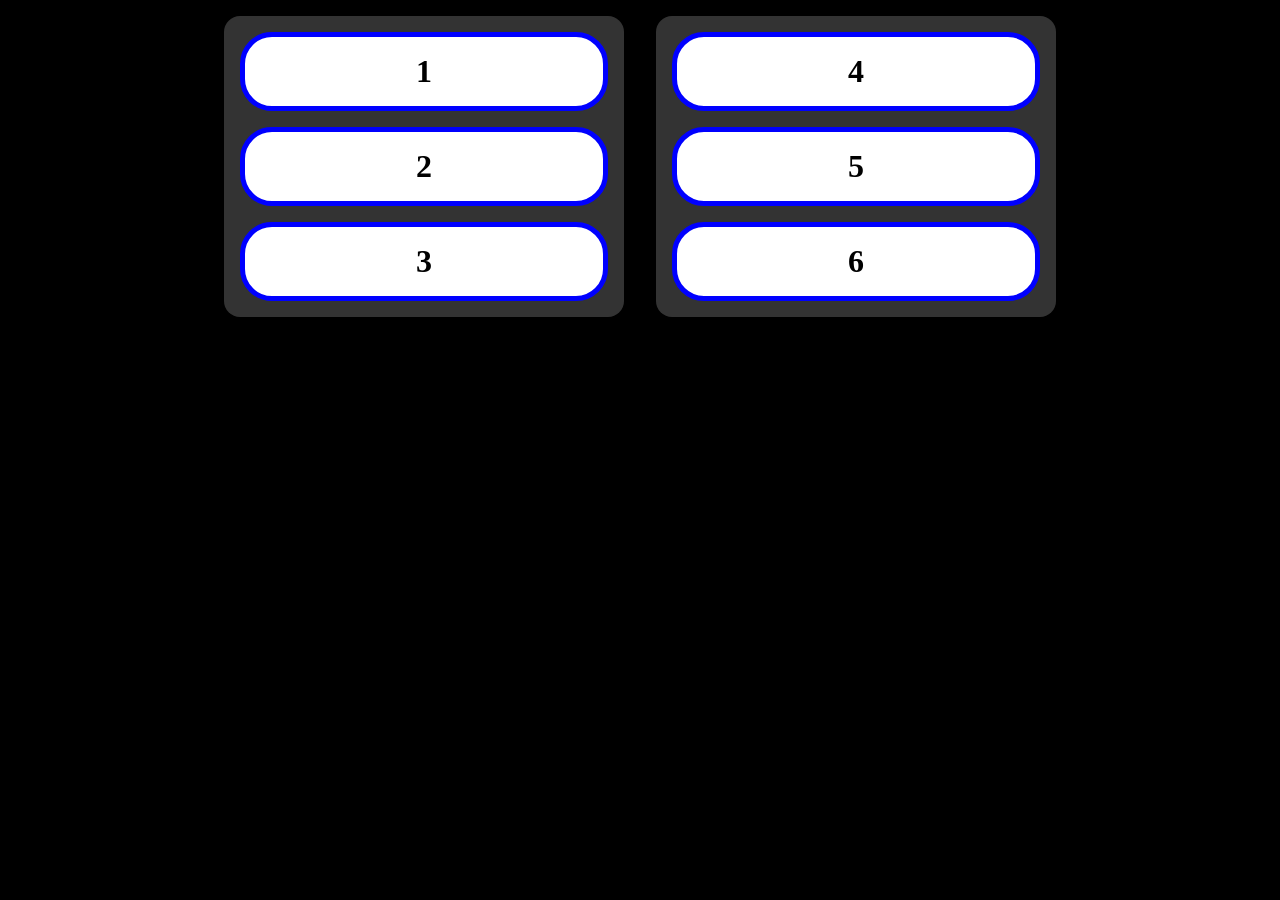
<file: drag-and-drop/index.html>
<!DOCTYPE html>
<html lang="en">
  <head>
    <meta charset="UTF-8" />
    <meta
      name="viewport"
      content="width=device-width, initial-scale=1.0"
    />
    <title>Document</title>
    <link
      rel="stylesheet"
      href="styles.css"
    />
    <script
      src="script.js"
      defer
    ></script>
  </head>
  <body>
    <div class="container">
      <h1
        class="draggable"
        draggable="true"
      >
        1
      </h1>
      <h1
        class="draggable"
        draggable="true"
      >
        2
      </h1>
      <h1
        class="draggable"
        draggable="true"
      >
        3
      </h1>
    </div>
    <div class="container">
      <h1
        class="draggable"
        draggable="true"
      >
        4
      </h1>
      <h1
        class="draggable"
        draggable="true"
      >
        5
      </h1>
      <h1
        class="draggable"
        draggable="true"
      >
        6
      </h1>
    </div>
  </body>
</html>
</file>
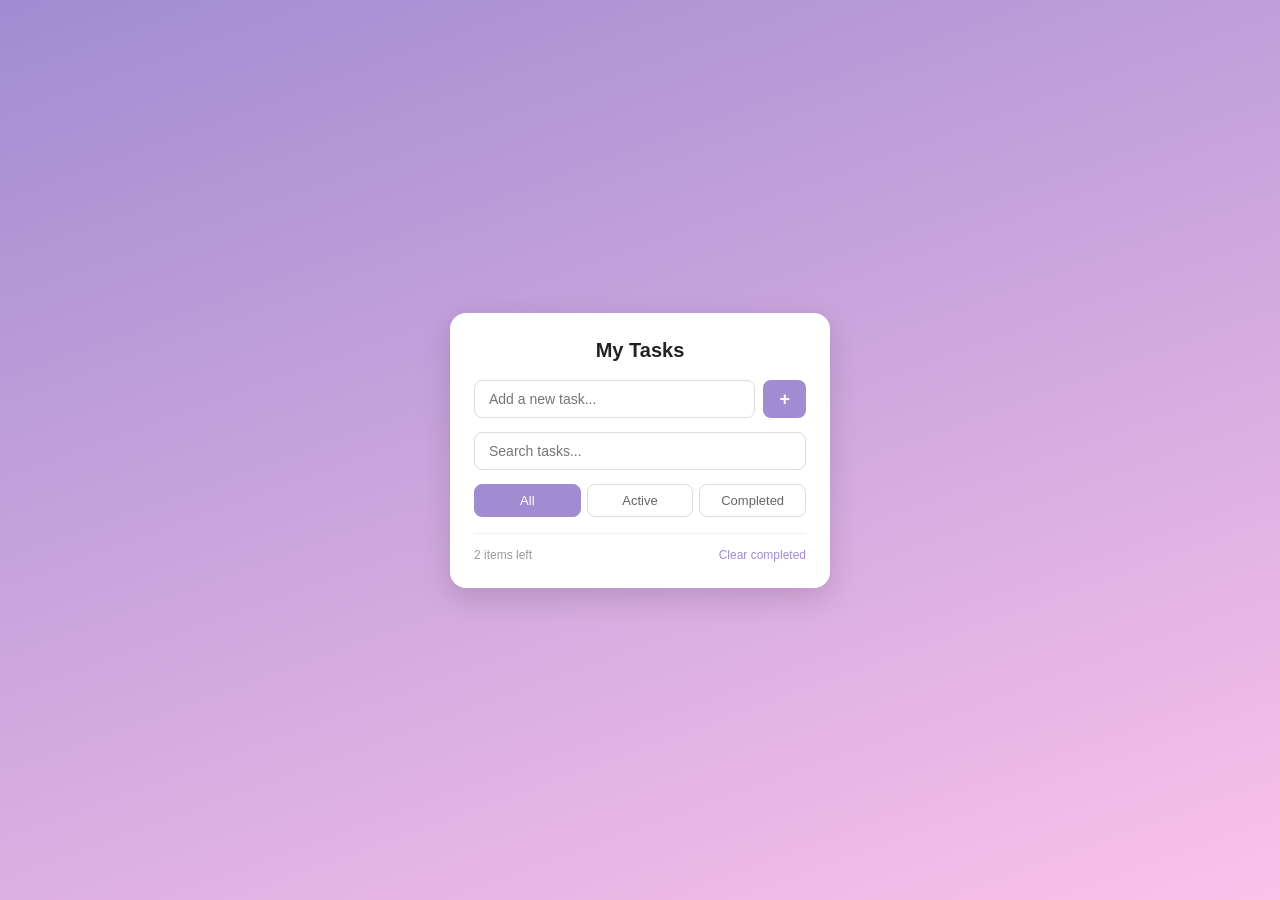
<file: persistent-todo-list/index.html>
<!DOCTYPE html>
<html lang="en">
  <head>
    <meta charset="UTF-8" />
    <meta
      name="viewport"
      content="width=device-width, initial-scale=1.0"
    />
    <title>Todo App</title>
    <link
      rel="stylesheet"
      href="styles.css"
    />
    <script
      src="script.js"
      defer
    ></script>
  </head>
  <body>
    <div class="card">
      <h1>My Tasks</h1>

      <!-- add task -->
      <form id="todo-form">
        <input
          type="text"
          id="todo-input"
          placeholder="Add a new task..."
          autocomplete="off"
        />
        <button
          type="submit"
          id="add-btn"
        >
          +
        </button>
      </form>

      <!-- search -->
      <input
        type="text"
        id="search-input"
        placeholder="Search tasks..."
      />

      <!-- filters -->
      <div
        class="filters"
        id="filters"
      >
        <button
          class="filter-btn"
          data-filter="all"
          data-active="true"
        >
          All
        </button>
        <button
          class="filter-btn"
          data-filter="active"
          data-active="false"
        >
          Active
        </button>
        <button
          class="filter-btn"
          data-filter="completed"
          data-active="false"
        >
          Completed
        </button>
      </div>

      <!-- task list, items below are static examples -->
      <ul class="todo-list"></ul>

      <!-- shown when search/filter returns nothing -->
      <p id="empty-state">No tasks found.</p>

      <!-- footer -->
      <div id="footer">
        <span id="items-left">2 items left</span>
        <button id="clear-completed">Clear completed</button>
      </div>
    </div>
  </body>
</html>
</file>
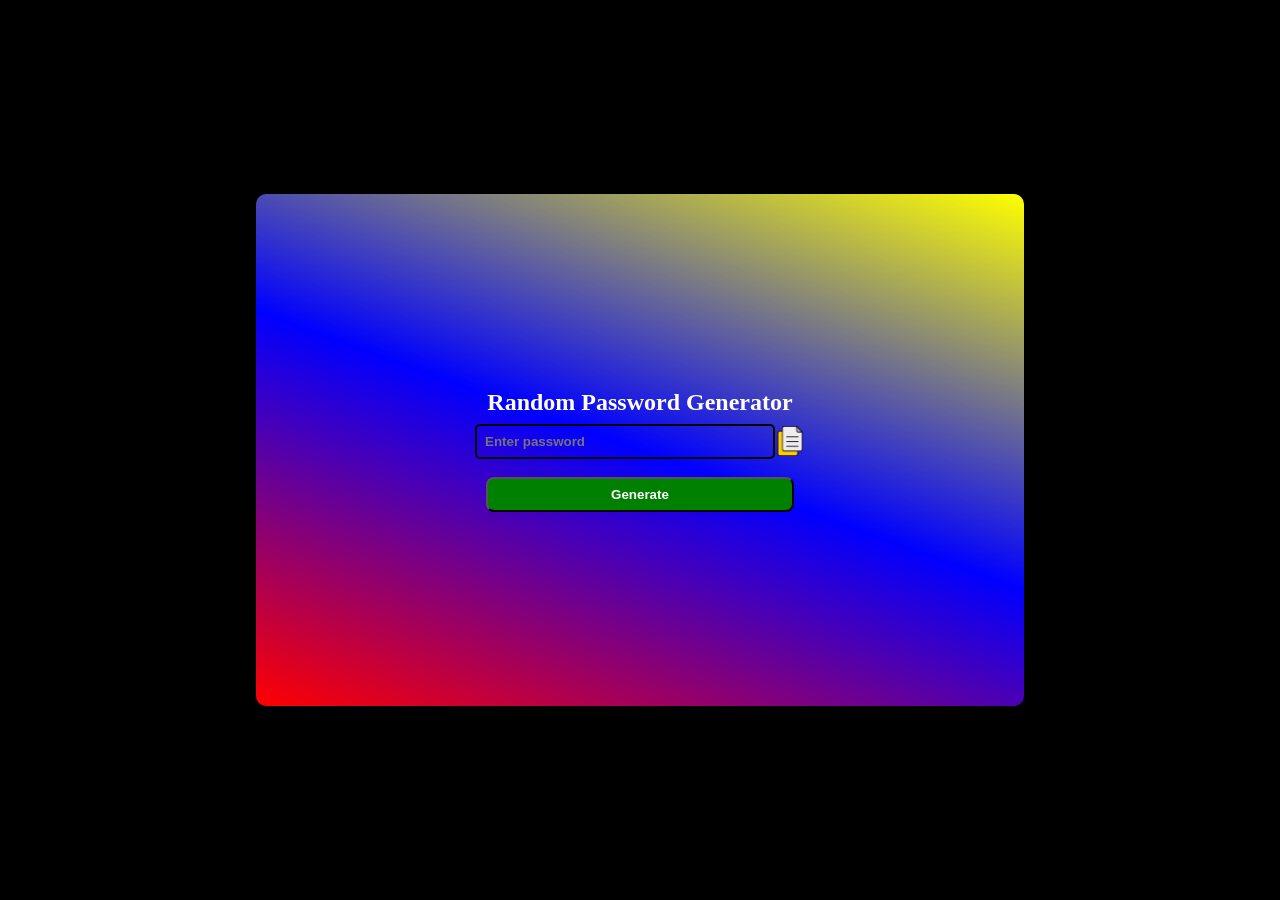
<file: random-password-generator/index.html>
<!DOCTYPE html>
<html lang="en">
  <head>
    <meta charset="UTF-8" />
    <meta
      name="viewport"
      content="width=device-width, initial-scale=1.0"
    />
    <title>Random Password Generator</title>
    <link
      rel="stylesheet"
      href="styles.css"
    />
    <script
      src="script.js"
      defer
    ></script>
  </head>
  <body>
    <div class="container space-y-2">
      <h2>Random Password Generator</h2>
      <div class="input-container">
        <input
          id="input"
          placeholder="Enter password"
        />
        <img
          src="assets/copy.webp"
          id="copy"
          width="30"
          height="30"
        />
      </div>
      <button id="generate">Generate</button>
      <div class="message"></div>
    </div>
  </body>
</html>
</file>
<file: drag-and-drop/styles.css>
body {
  margin: 0 auto;
  display: flex;
  justify-content: center;
  align-items: center;
  background-color: black;
}

.container {
  width: 400px;
  min-height: 300px;
  margin: 1rem;
  background-color: #333;
  border-radius: 1em;
}

.draggable {
  margin: 1rem;
  padding: 1rem;
  background-color: white;
  border: 5px solid blue;
  text-align: center;
  border-radius: 2rem;
  cursor: grab;
}

.draggable.dragging {
  background-color: blanchedalmond;
}
</file>
<file: persistent-todo-list/styles.css>
* {
  box-sizing: border-box;
}

body {
  margin: 0;
  min-height: 100vh;
  display: flex;
  justify-content: center;
  align-items: center;
  font-family: 'Segoe UI', Arial, sans-serif;
  background: linear-gradient(160deg, #a18cd1 0%, #fbc2eb 100%);
  padding: 20px;
}

.card {
  background: #ffffff;
  width: 100%;
  max-width: 380px;
  border-radius: 16px;
  box-shadow: 0 10px 30px rgba(0, 0, 0, 0.15);
  padding: 26px 24px;
}

h1 {
  font-size: 20px;
  color: #222;
  margin: 0 0 18px;
  text-align: center;
}

/* ---- add task form ---- */
#todo-form {
  display: flex;
  gap: 8px;
  margin-bottom: 14px;
}

#todo-input {
  flex: 1;
  padding: 10px 14px;
  border-radius: 8px;
  border: 1px solid #ddd;
  font-size: 14px;
  outline: none;
}

#todo-input:focus {
  border-color: #a18cd1;
}

#add-btn {
  padding: 10px 16px;
  border: none;
  border-radius: 8px;
  background: #a18cd1;
  color: #fff;
  font-size: 18px;
  line-height: 1;
  font-weight: 600;
  cursor: pointer;
}

#add-btn:hover {
  background: #8d75c2;
}

/* ---- search ---- */
#search-input {
  width: 100%;
  padding: 10px 14px;
  border-radius: 8px;
  border: 1px solid #ddd;
  font-size: 14px;
  outline: none;
  margin-bottom: 14px;
}

#search-input:focus {
  border-color: #a18cd1;
}

/* ---- filter buttons ---- */
.filters {
  display: flex;
  gap: 6px;
  margin-bottom: 16px;
}

.filter-btn {
  flex: 1;
  padding: 8px 0;
  border: 1px solid #ddd;
  background: #fff;
  border-radius: 8px;
  font-size: 13px;
  color: #666;
  cursor: pointer;
}

.filter-btn[data-active='true'] {
  background: #a18cd1;
  border-color: #a18cd1;
  color: #fff;
}

/* ---- todo list ---- */
#todo-list {
  list-style: none;
  margin: 0;
  padding: 0;
  max-height: 300px;
  overflow-y: auto;
}

.todo-item {
  display: flex;
  align-items: center;
  gap: 10px;
  padding: 10px 4px;
  border-bottom: 1px solid #f0f0f0;
}

.todo-item:last-child {
  border-bottom: none;
}

.todo-checkbox {
  width: 18px;
  height: 18px;
  flex-shrink: 0;
  cursor: pointer;
  accent-color: #a18cd1;
}

.todo-text {
  flex: 1;
  font-size: 14px;
  color: #222;
  word-break: break-word;
}

/* apply this class via JS when a task is marked complete */
.todo-text.completed {
  text-decoration: line-through;
  color: #aaa;
}

.delete-btn {
  border: none;
  background: none;
  color: #ccc;
  font-size: 16px;
  cursor: pointer;
  padding: 4px;
  line-height: 1;
}

.delete-btn:hover {
  color: #e05555;
}

/* ---- empty state, show/hide with JS ---- */
#empty-state {
  display: none;
  text-align: center;
  font-size: 13px;
  color: #999;
  padding: 20px 0;
}

/* ---- footer / counter ---- */
#footer {
  display: flex;
  justify-content: space-between;
  align-items: center;
  margin-top: 14px;
  padding-top: 14px;
  border-top: 1px solid #f0f0f0;
  font-size: 12px;
  color: #999;
}

#clear-completed {
  border: none;
  background: none;
  color: #a18cd1;
  font-size: 12px;
  cursor: pointer;
  padding: 0;
}

#clear-completed:hover {
  text-decoration: underline;
}
</file>
<file: random-password-generator/styles.css>
* {
  margin: 0;
  box-sizing: border-box;
}
body {
  background-color: black;
  color: white;
  display: flex;
  flex-direction: column;
  justify-content: center;
  align-items: center;
  height: 100dvh;
}
.container {
  display: flex;
  flex-direction: column;
  justify-content: center;
  position: relative;
  align-items: center;
  width: 60dvw;
  height: 40dvw;
  border-radius: 10px;
  background: linear-gradient(20deg, red, blue, yellow);
  overflow-x: hidden;
}

.input-container {
  display: flex;
  align-items: center;
  margin: 10px;
}
#input {
  border: 2px solid;
  border-radius: 5px;
  padding: 8px;
  font-weight: bold;
  width: 300px;
  background-color: transparent;
}

#generate {
  background-color: green;
  color: white;
  font-weight: bold;
  border-radius: 8px;
  padding: 8px 16px;
  cursor: pointer;
}
#generate {
  width: 40%;
}

#copy {
  cursor: pointer;
}
#copy:active {
  opacity: 0.8;
  transform: scale(0.8);
}

#generate:active {
  transform: scale(0.8);
  transition: ease 0.3s;
  opacity: 70%;
}

.space-y-2 > * + * {
  margin-top: 0.5rem;
}

.message {
  position: absolute;
  right: 10px;
  bottom: 5px;
}

.hide_message {
  right: -2000px;
  transition: all 3s;
}
</file>
